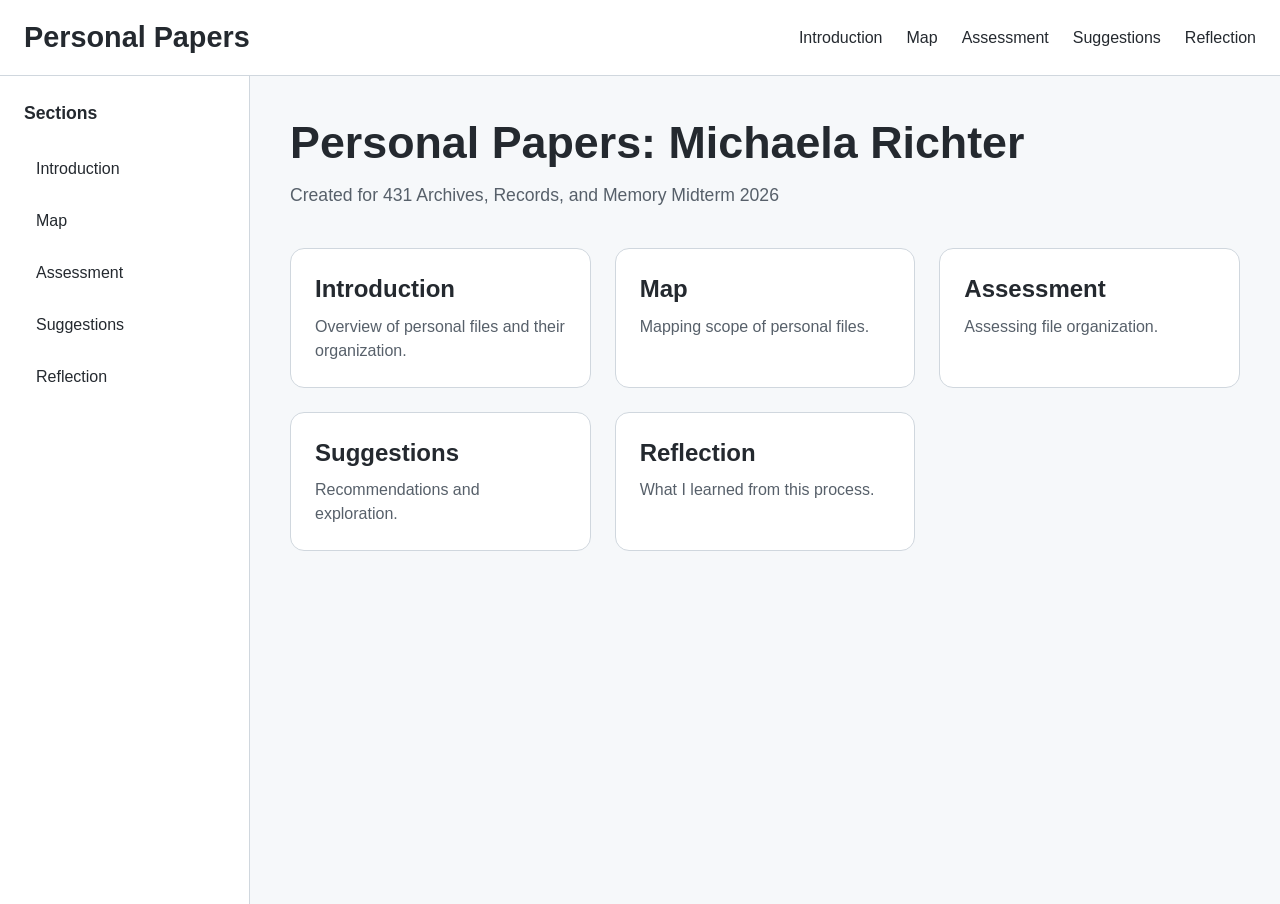
<file: index.html>
<!DOCTYPE html>
<html lang="en">

<head>
    <meta charset="UTF-8">
    <meta name="viewport" content="width=device-width, initial-scale=1.0">
    <title>Personal Papers</title>
    <link rel="stylesheet" href="styles.css">
</head>

<body>

    <header>
        <div class="logo">Personal Papers</div>


        <nav>
            <a href="introduction.html">Introduction</a>
            <a href="map.html">Map</a>
            <a href="assessment.html">Assessment</a>
            <a href="suggestions.html">Suggestions</a>
            <a href="reflection.html">Reflection</a>
        </nav>


    </header>

    <div class="layout">

        <aside class="sidebar">
            <h3>Sections</h3>

            <ul>
                <li><a href="introduction.html">Introduction</a></li>
                <li><a href="map.html">Map</a></li>
                <li><a href="assessment.html">Assessment</a></li>
                <li><a href="suggestions.html">Suggestions</a></li>
                <li><a href="reflection.html">Reflection</a></li>
            </ul>

        </aside>

        <main class="content">

            <section class="hero">
                <h1>Personal Papers: Michaela Richter</h1>
                <p>
                    Created for 431 Archives, Records, and Memory Midterm 2026
                </p>
            </section>


            <section class="cards">
                <a href="introduction.html" class="card">
                    <h2>Introduction</h2>
                    <p>Overview of personal files and their organization.</p>
                </a>

                <a href="map.html" class="card">
                    <h2>Map</h2>
                    <p>Mapping scope of personal files.</p>
                </a>

                <a href="assessment.html" class="card">
                    <h2>Assessment</h2>
                    <p>Assessing file organization.</p>
                </a>

                <a href="suggestions.html" class="card">
                    <h2>Suggestions</h2>
                    <p>Recommendations and exploration.</p>
                </a>

                <a href="reflection.html" class="card">
                    <h2>Reflection</h2>
                    <p>What I learned from this process.</p>
                </a>
            </section>

        </main>

    </div>

</body>

</html>
</file>
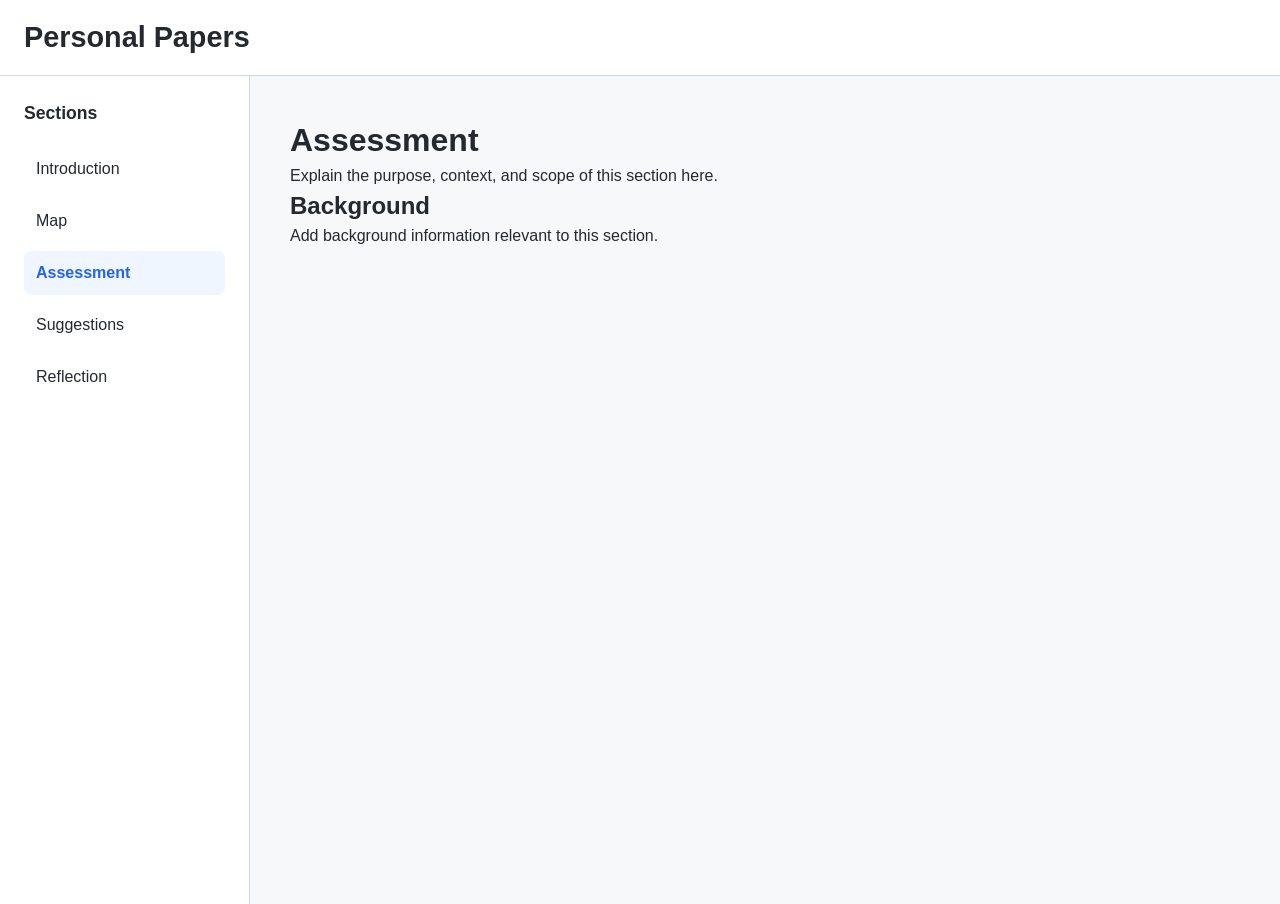
<file: assessment/index.html>
<!DOCTYPE html>
<html lang="en">
<head>
    <meta charset="UTF-8">
    <meta name="viewport" content="width=device-width, initial-scale=1.0">
    <title>Assessment | Personal Papers</title>
    <link rel="stylesheet" href="../styles.css">
</head>
<body>

<header>
    <div class="logo">Personal Papers</div>
</header>

<div class="layout">

    <aside class="sidebar">
        <h3>Sections</h3>

        <ul>
            <li><a href="../introduction/">Introduction</a></li>
            <li><a href="../map/">Map</a></li>
            <li><a href="../assessment/" class="active">Assessment</a></li>
            <li><a href="../suggestions/">Suggestions</a></li>
            <li><a href="../reflection/">Reflection</a></li>
        </ul>
    </aside>

    <main class="content">
        <h1>Assessment</h1>

        <p>
            Explain the purpose, context, and scope of this section here.
        </p>

        <h2>Background</h2>

        <p>
            Add background information relevant to this section.
        </p>
    </main>

</div>

</body>
</html>
</file>
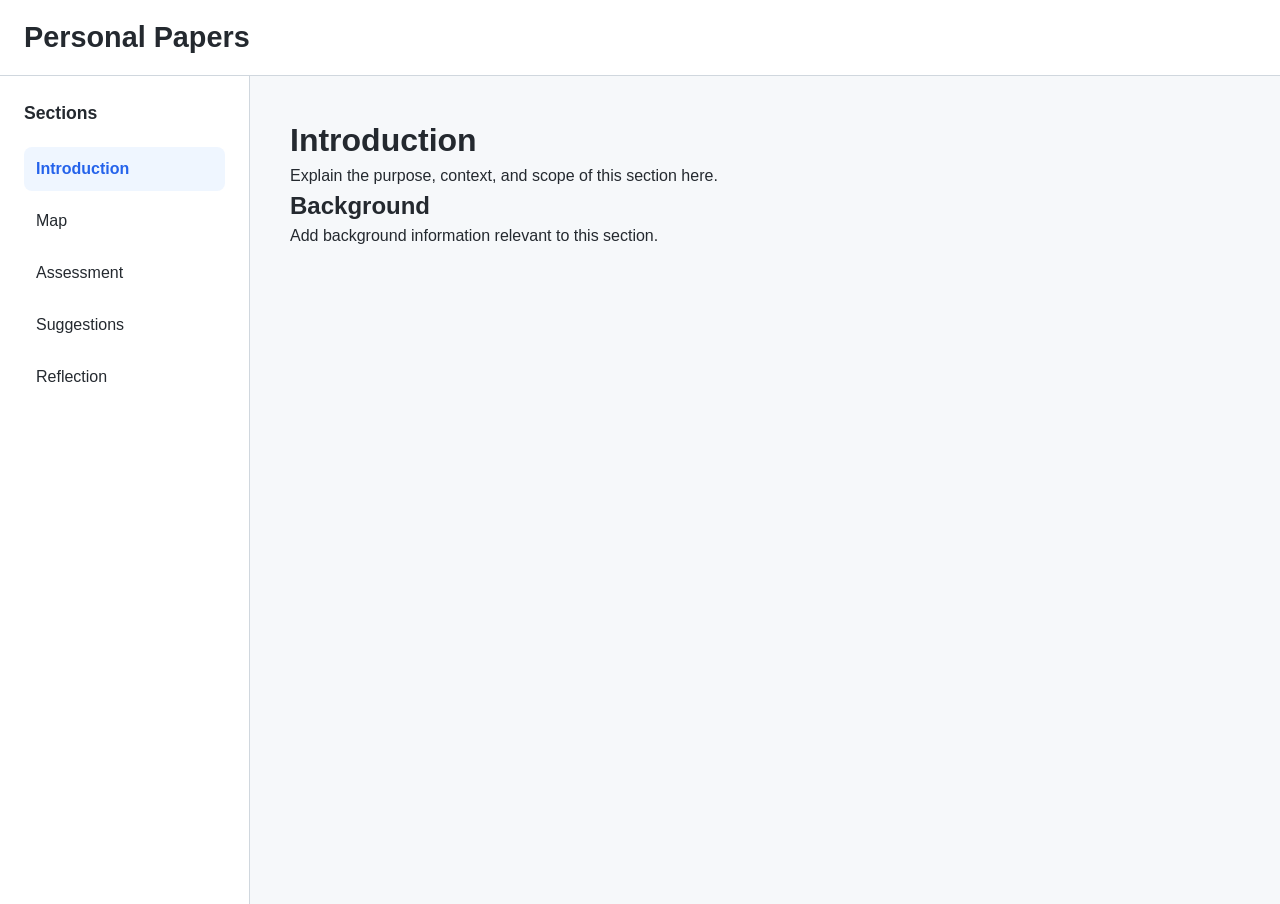
<file: introduction/index.html>
<!DOCTYPE html>
<html lang="en">
<head>
    <meta charset="UTF-8">
    <meta name="viewport" content="width=device-width, initial-scale=1.0">
    <title>Introduction | Personal Papers</title>
    <link rel="stylesheet" href="../styles.css">
</head>
<body>

<header>
    <div class="logo">Personal Papers</div>
</header>

<div class="layout">

    <aside class="sidebar">
        <h3>Sections</h3>

        <ul>
            <li><a href="../introduction/" class="active">Introduction</a></li>
            <li><a href="../map/">Map</a></li>
            <li><a href="../assessment/">Assessment</a></li>
            <li><a href="../suggestions/">Suggestions</a></li>
            <li><a href="../reflection/">Reflection</a></li>
        </ul>
    </aside>

    <main class="content">
        <h1>Introduction</h1>

        <p>
            Explain the purpose, context, and scope of this section here.
        </p>

        <h2>Background</h2>

        <p>
            Add background information relevant to this section.
        </p>
    </main>

</div>

</body>
</html>
</file>
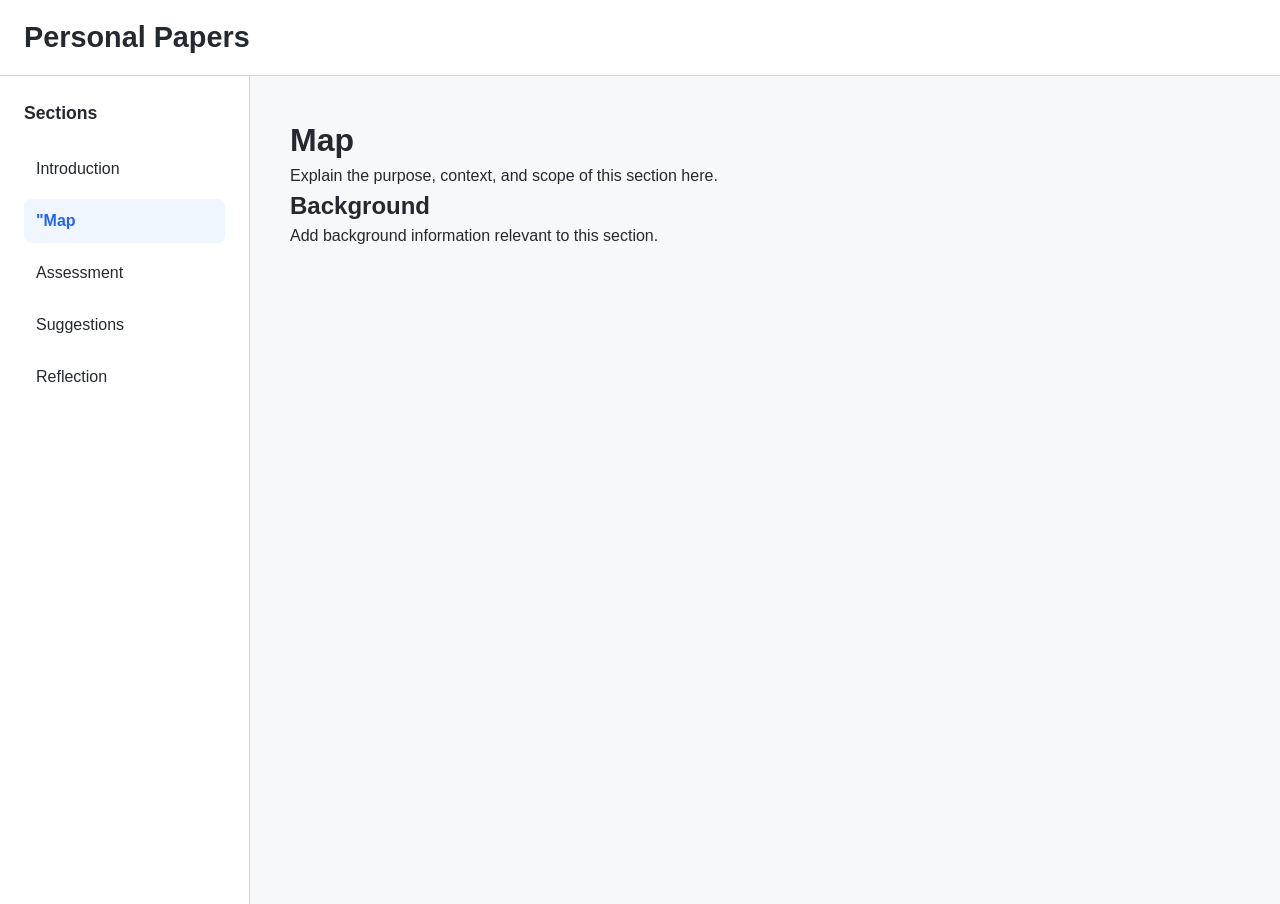
<file: map/index.html>
<!DOCTYPE html>
<html lang="en">
<head>
    <meta charset="UTF-8">
    <meta name="viewport" content="width=device-width, initial-scale=1.0">
    <title>Map | Personal Papers</title>
    <link rel="stylesheet" href="../styles.css">
</head>
<body>

<header>
    <div class="logo">Personal Papers</div>
</header>

<div class="layout">

    <aside class="sidebar">
        <h3>Sections</h3>

        <ul>
            <li><a href="../introduction/">Introduction</a></li>
            <li><a href="../map/" class="active">"Map</a></li>
            <li><a href="../assessment/">Assessment</a></li>
            <li><a href="../suggestions/">Suggestions</a></li>
            <li><a href="../reflection/">Reflection</a></li>
        </ul>
    </aside>

    <main class="content">
        <h1>Map</h1>

        <p>
            Explain the purpose, context, and scope of this section here.
        </p>

        <h2>Background</h2>

        <p>
            Add background information relevant to this section.
        </p>
    </main>

</div>

</body>
</html>
</file>
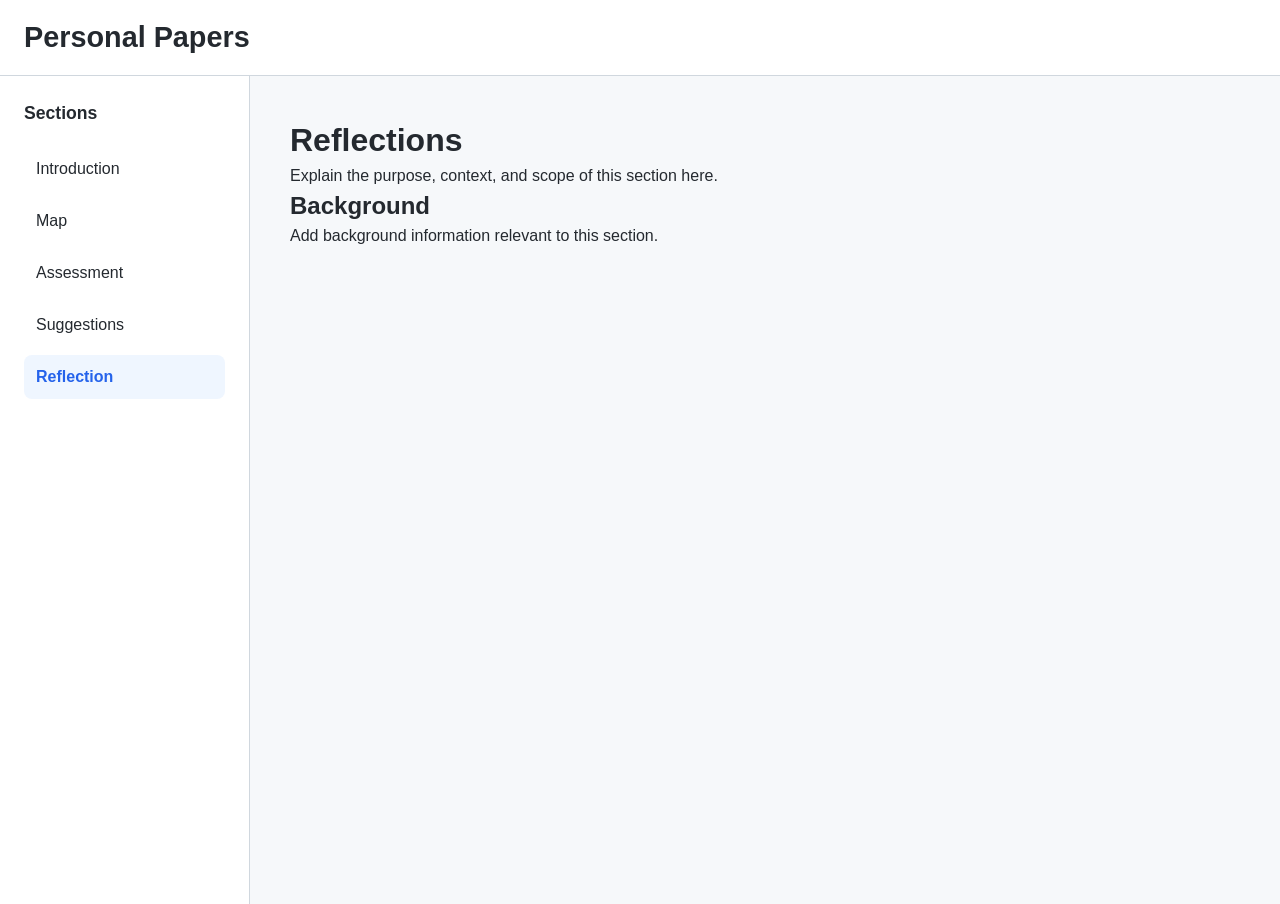
<file: reflection/index.html>
<!DOCTYPE html>
<html lang="en">
<head>
    <meta charset="UTF-8">
    <meta name="viewport" content="width=device-width, initial-scale=1.0">
    <title>Reflection | Personal Papers</title>
    <link rel="stylesheet" href="../styles.css">
</head>
<body>

<header>
    <div class="logo">Personal Papers</div>
</header>

<div class="layout">

    <aside class="sidebar">
        <h3>Sections</h3>

        <ul>
            <li><a href="../introduction/">Introduction</a></li>
            <li><a href="../map/">Map</a></li>
            <li><a href="../assessment/">Assessment</a></li>
            <li><a href="../suggestions/">Suggestions</a></li>
            <li><a href="../reflection/" class="active">Reflection</a></li>
        </ul>
    </aside>

    <main class="content">
        <h1>Reflections</h1>

        <p>
            Explain the purpose, context, and scope of this section here.
        </p>

        <h2>Background</h2>

        <p>
            Add background information relevant to this section.
        </p>
    </main>

</div>

</body>
</html>
</file>
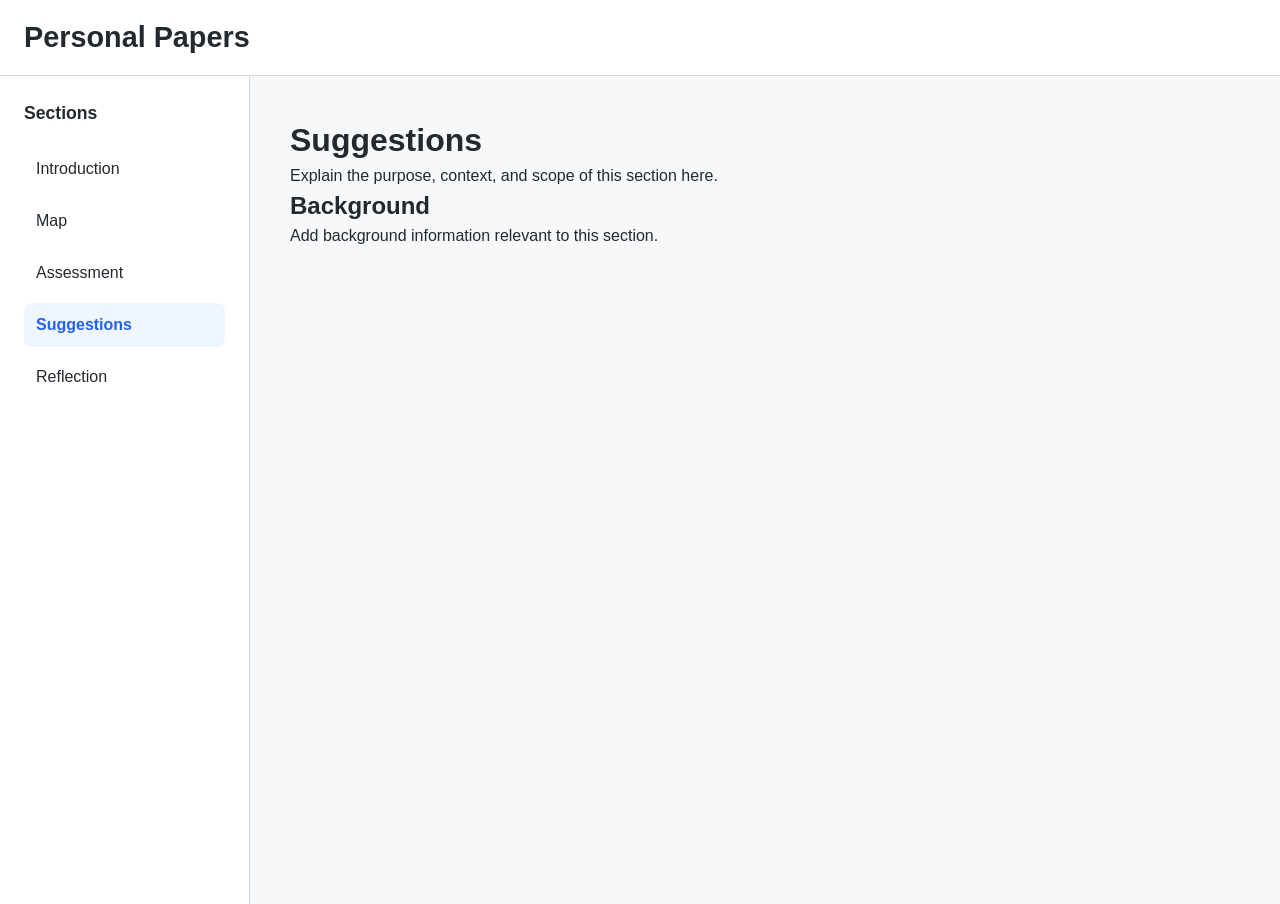
<file: suggestions/index.html>
<!DOCTYPE html>
<html lang="en">
<head>
    <meta charset="UTF-8">
    <meta name="viewport" content="width=device-width, initial-scale=1.0">
    <title>Suggestions | Personal Papers</title>
    <link rel="stylesheet" href="../styles.css">
</head>
<body>

<header>
    <div class="logo">Personal Papers</div>
</header>

<div class="layout">

    <aside class="sidebar">
        <h3>Sections</h3>

        <ul>
            <li><a href="../introduction/">Introduction</a></li>
            <li><a href="../map/">Map</a></li>
            <li><a href="../assessment/">Assessment</a></li>
            <li><a href="../suggestions/" class="active">Suggestions</a></li>
            <li><a href="../reflection/">Reflection</a></li>
        </ul>
    </aside>

    <main class="content">
        <h1>Suggestions</h1>

        <p>
            Explain the purpose, context, and scope of this section here.
        </p>

        <h2>Background</h2>

        <p>
            Add background information relevant to this section.
        </p>
    </main>

</div>

</body>
</html>
</file>
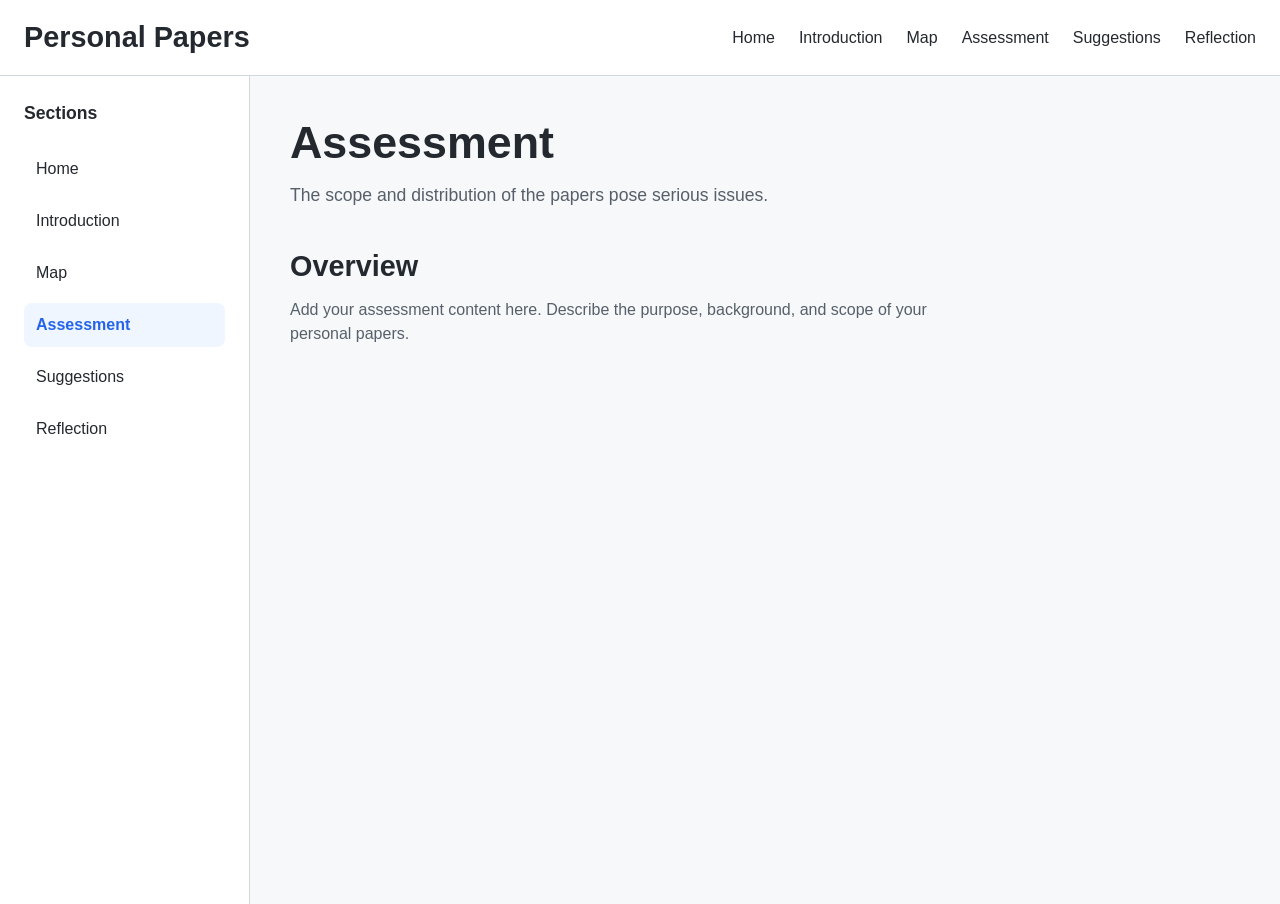
<file: assessment.html>
<!DOCTYPE html>
<html lang="en">
<head>
    <meta charset="UTF-8">
    <meta name="viewport" content="width=device-width, initial-scale=1.0">
    <title>Assessment | Personal Papers</title>
    <link rel="stylesheet" href="styles.css">
</head>
<body>

<header>
    <div class="logo">Personal Papers</div>

    <nav>
        <a href="index.html">Home</a>
        <a href="introduction.html">Introduction</a>
        <a href="map.html">Map</a>
        <a href="assessment.html">Assessment</a>
        <a href="suggestions.html">Suggestions</a>
        <a href="reflection.html">Reflection</a>
    </nav>
</header>

<div class="layout">

    <aside class="sidebar">
        <h3>Sections</h3>

        <ul>
            <li><a href="index.html">Home</a></li>
            <li><a href="introduction.html">Introduction</a></li>
            <li><a href="map.html">Map</a></li>
            <li><a href="assessment.html" class="active">Assessment</a></li>
            <li><a href="suggestions.html">Suggestions</a></li>
            <li><a href="reflection.html">Reflection</a></li>
        </ul>
    </aside>

    <main class="content">

        <section class="hero">
            <h1>Assessment</h1>
            <p>The scope and distribution of the papers pose serious issues.</p>
        </section>

        <section id="assessment">
            <h2>Overview</h2>
            <p>
                Add your assessment content here.
                Describe the purpose, background, and scope
                of your personal papers.
            </p>
        </section>

    </main>

</div>

</body>
</html>
</file>
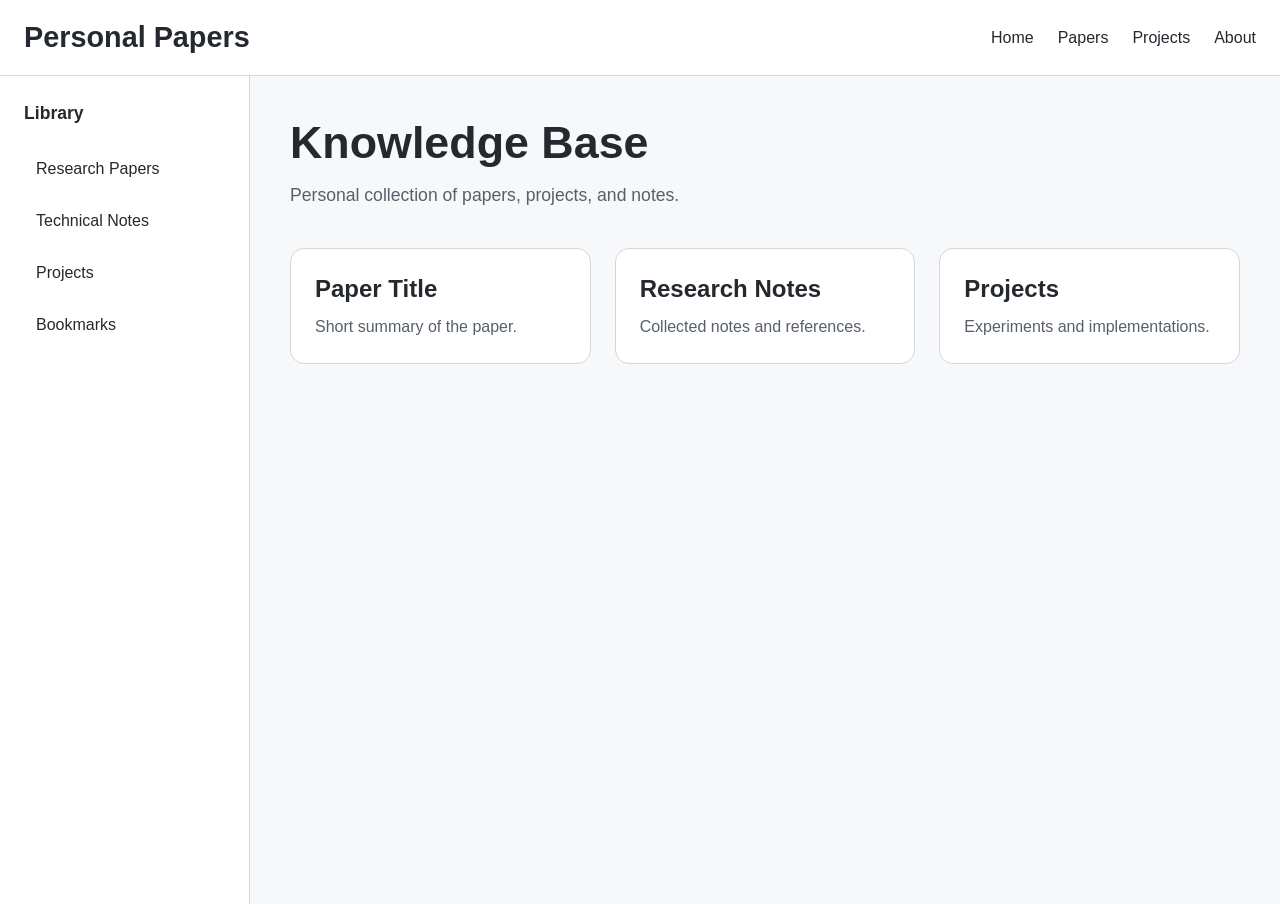
<file: index copy.html>
<!DOCTYPE html>
<html lang="en">
<head>
    <meta charset="UTF-8">
    <meta name="viewport" content="width=device-width, initial-scale=1.0">
    <title>Personal Papers</title>
    <link rel="stylesheet" href="styles.css">
</head>
<body>

<header>
    <div class="logo">Personal Papers</div>

    <nav>
        <a href="#">Home</a>
        <a href="#">Papers</a>
        <a href="#">Projects</a>
        <a href="#">About</a>
    </nav>
</header>

<div class="layout">

    <aside class="sidebar">
        <h3>Library</h3>

        <ul>
            <li><a href="#">Research Papers</a></li>
            <li><a href="#">Technical Notes</a></li>
            <li><a href="#">Projects</a></li>
            <li><a href="#">Bookmarks</a></li>
        </ul>
    </aside>

    <main class="content">

        <section class="hero">
            <h1>Knowledge Base</h1>
            <p>Personal collection of papers, projects, and notes.</p>
        </section>

        <section class="cards">

            <article class="card">
                <h2>Paper Title</h2>
                <p>Short summary of the paper.</p>
            </article>

            <article class="card">
                <h2>Research Notes</h2>
                <p>Collected notes and references.</p>
            </article>

            <article class="card">
                <h2>Projects</h2>
                <p>Experiments and implementations.</p>
            </article>

        </section>

    </main>

</div>

</body>
</html>
</file>
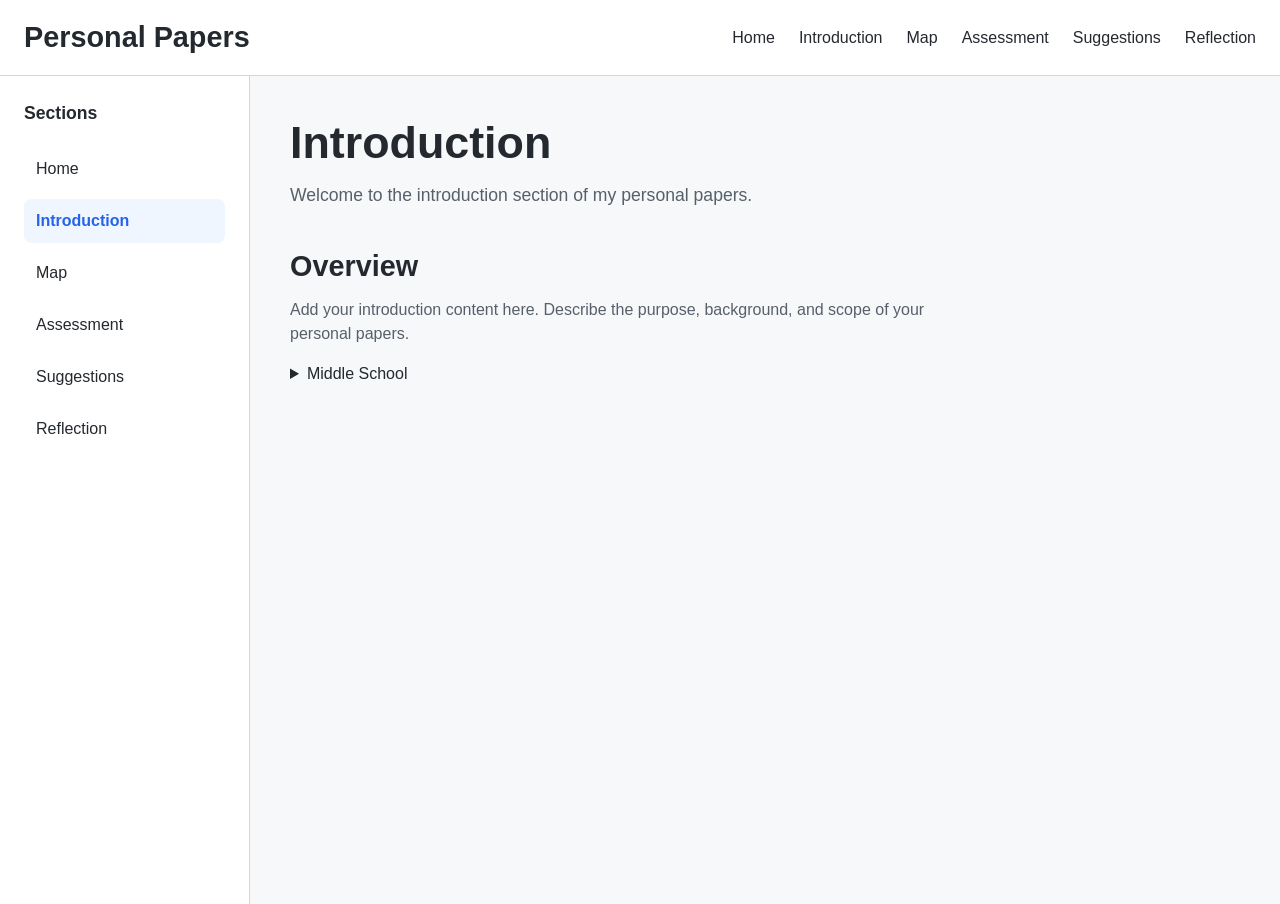
<file: introduction.html>
<!DOCTYPE html>
<html lang="en">
<head>
    <meta charset="UTF-8">
    <meta name="viewport" content="width=device-width, initial-scale=1.0">
    <title>Introduction | Personal Papers</title>
    <link rel="stylesheet" href="styles.css">
</head>
<body>

<header>
    <div class="logo">Personal Papers</div>

    <nav>
        <a href="index.html">Home</a>
        <a href="introduction.html">Introduction</a>
        <a href="map.html">Map</a>
        <a href="assessment.html">Assessment</a>
        <a href="suggestions.html">Suggestions</a>
        <a href="reflection.html">Reflection</a>
    </nav>
</header>

<div class="layout">

    <aside class="sidebar">
        <h3>Sections</h3>

        <ul>
            <li><a href="index.html">Home</a></li>
            <li><a href="introduction.html" class="active">Introduction</a></li>
            <li><a href="map.html">Map</a></li>
            <li><a href="assessment.html">Assessment</a></li>
            <li><a href="suggestions.html">Suggestions</a></li>
            <li><a href="reflection.html">Reflection</a></li>
        </ul>
    </aside>

    <main class="content">

        <section class="hero">
            <h1>Introduction</h1>
            <p>Welcome to the introduction section of my personal papers.</p>
        </section>

        <section id="introduction">
            <h2>Overview</h2>
            <p>
                Add your introduction content here.
                Describe the purpose, background, and scope
                of your personal papers.
            </p>
            
            <details>
            <summary>Middle School</summary>
            <p>You can add text within a collapsed section.</p>
            
            <details style="margin-left: 20px;">
                <summary>6th Grade</summary>
                <p>Math</p>
            </details>

            <details style="margin-left: 20px;">
                <summary>7th Grade</summary>
                <p>Spanish</p>
            </details>

            <details style="margin-left: 20px;">
                <summary>8th Grade</summary>
                <p>Advisory</p>
                <p>Humanities</p>
                <p>Math</p>
                <p>Other</p>
                <p>Science</p>
                <p>Spanish</p>
            </details>

            </details>
        </section>

    </main>

</div>

</body>
</html>
</file>
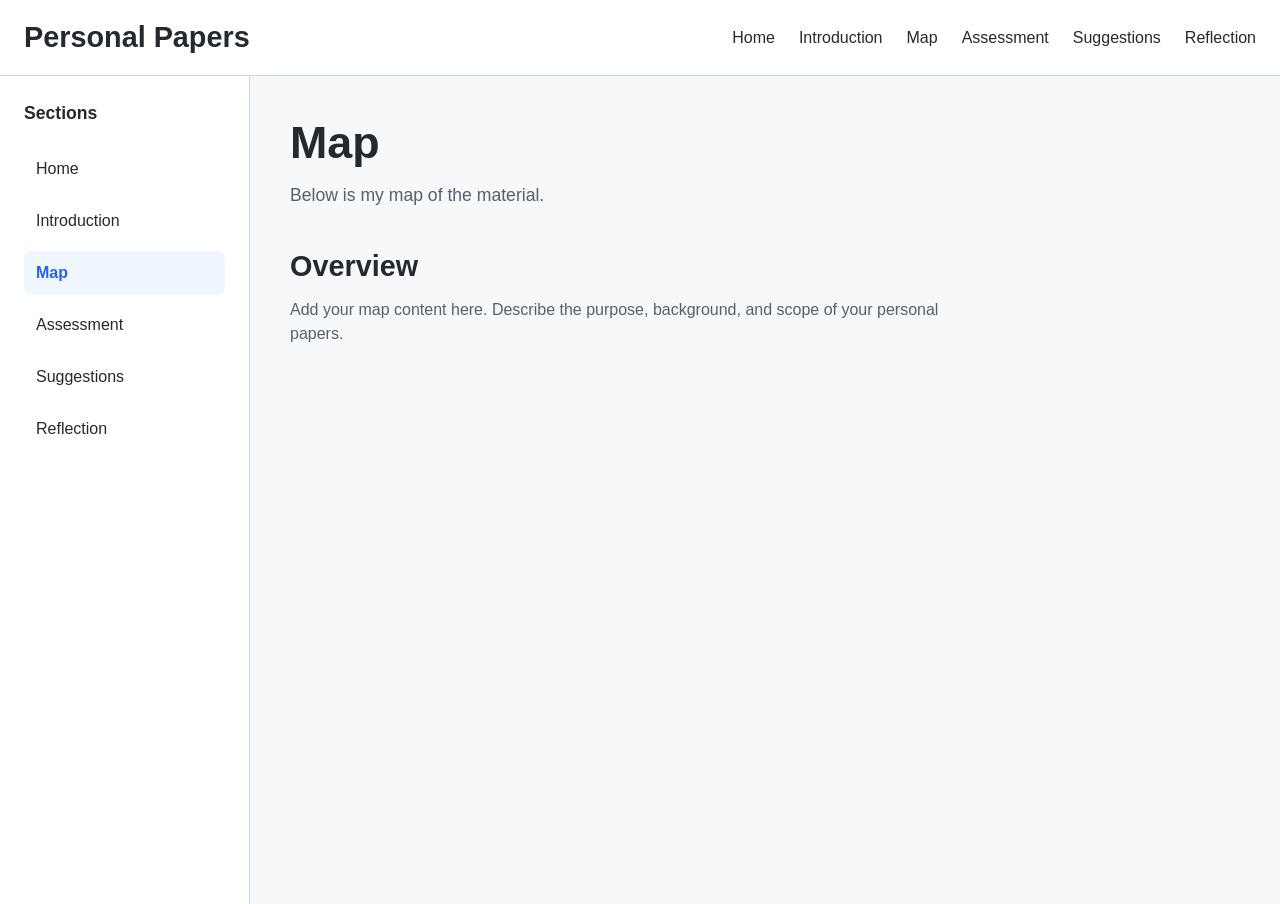
<file: map.html>
<!DOCTYPE html>
<html lang="en">
<head>
    <meta charset="UTF-8">
    <meta name="viewport" content="width=device-width, initial-scale=1.0">
    <title>Map | Personal Papers</title>
    <link rel="stylesheet" href="styles.css">
</head>
<body>

<header>
    <div class="logo">Personal Papers</div>

    <nav>
        <a href="index.html">Home</a>
        <a href="introduction.html">Introduction</a>
        <a href="map.html">Map</a>
        <a href="assessment.html">Assessment</a>
        <a href="suggestions.html">Suggestions</a>
        <a href="reflection.html">Reflection</a>
    </nav>
</header>

<div class="layout">

    <aside class="sidebar">
        <h3>Sections</h3>

        <ul>
            <li><a href="index.html">Home</a></li>
            <li><a href="introduction.html">Introduction</a></li>
            <li><a href="map.html" class="active">Map</a></li>
            <li><a href="assessment.html">Assessment</a></li>
            <li><a href="suggestions.html">Suggestions</a></li>
            <li><a href="reflection.html">Reflection</a></li>
        </ul>
    </aside>

    <main class="content">

        <section class="hero">
            <h1>Map</h1>
            <p>Below is my map of the material.</p>
        </section>

        <section id="map">
            <h2>Overview</h2>
            <p>
                Add your map content here.
                Describe the purpose, background, and scope
                of your personal papers.
            </p>
        </section>

    </main>

</div>

</body>
</html>
</file>
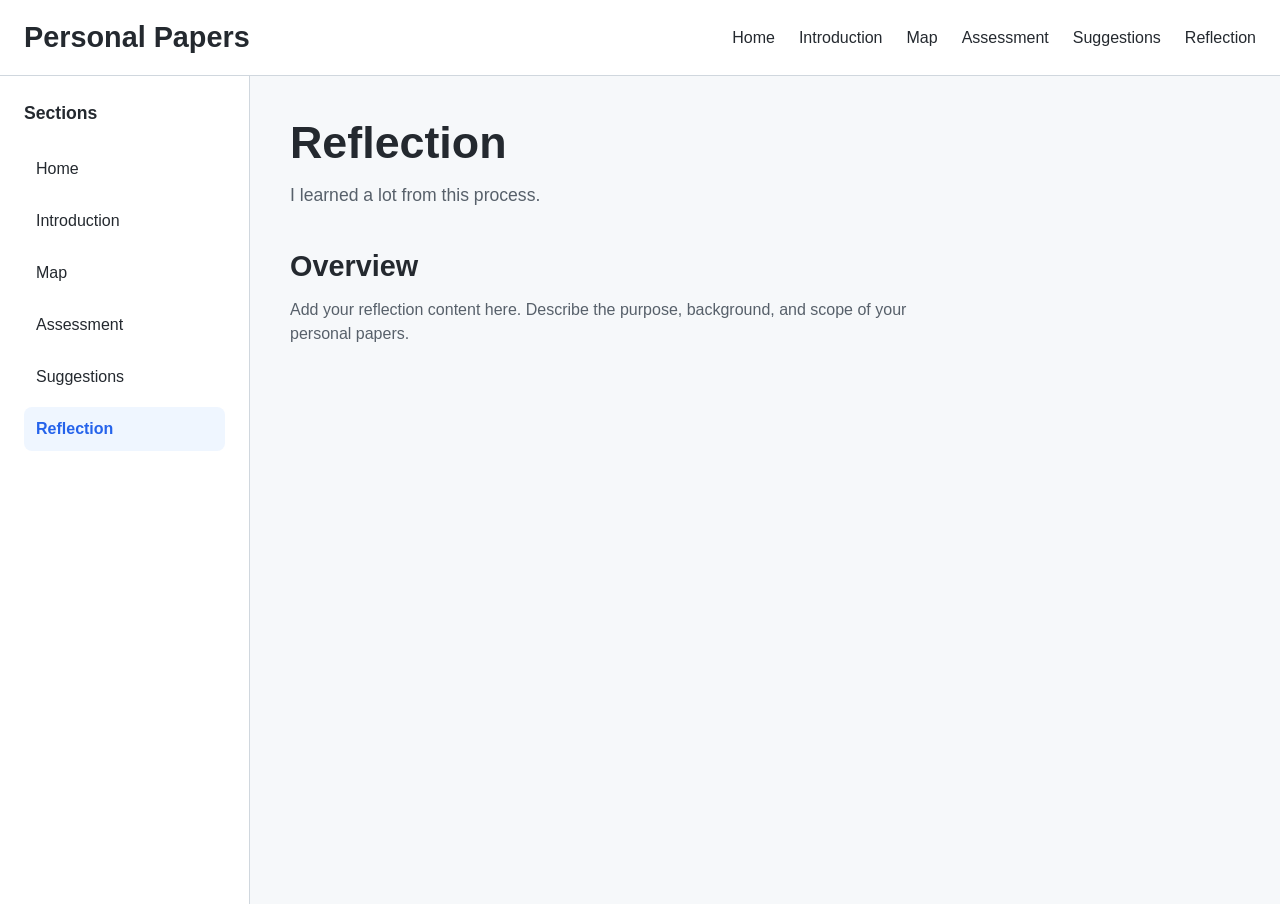
<file: reflection.html>
<!DOCTYPE html>
<html lang="en">
<head>
    <meta charset="UTF-8">
    <meta name="viewport" content="width=device-width, initial-scale=1.0">
    <title>Reflection | Personal Papers</title>
    <link rel="stylesheet" href="styles.css">
</head>
<body>

<header>
    <div class="logo">Personal Papers</div>

    <nav>
        <a href="index.html">Home</a>
        <a href="introduction.html">Introduction</a>
        <a href="map.html">Map</a>
        <a href="assessment.html">Assessment</a>
        <a href="suggestions.html">Suggestions</a>
        <a href="reflection.html">Reflection</a>
    </nav>
</header>

<div class="layout">

    <aside class="sidebar">
        <h3>Sections</h3>

        <ul>
            <li><a href="index.html">Home</a></li>
            <li><a href="introduction.html">Introduction</a></li>
            <li><a href="map.html">Map</a></li>
            <li><a href="assessment.html">Assessment</a></li>
            <li><a href="suggestions.html">Suggestions</a></li>
            <li><a href="reflection.html" class="active">Reflection</a></li>
        </ul>
    </aside>

    <main class="content">

        <section class="hero">
            <h1>Reflection</h1>
            <p>I learned a lot from this process.</p>
        </section>

        <section id="reflection">
            <h2>Overview</h2>
            <p>
                Add your reflection content here.
                Describe the purpose, background, and scope
                of your personal papers.
            </p>
        </section>

    </main>

</div>

</body>
</html>
</file>
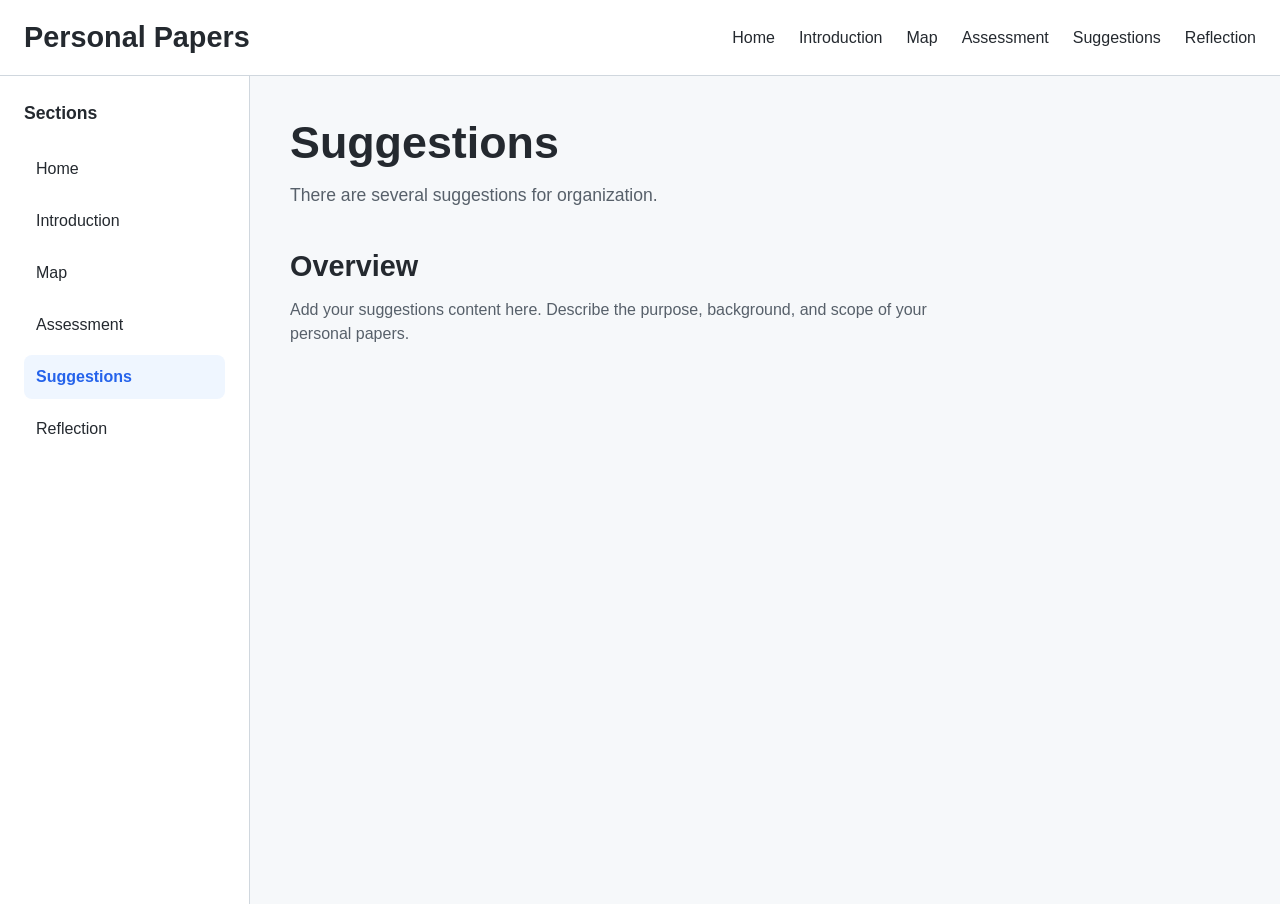
<file: suggestions.html>
<!DOCTYPE html>
<html lang="en">
<head>
    <meta charset="UTF-8">
    <meta name="viewport" content="width=device-width, initial-scale=1.0">
    <title>Suggestions | Personal Papers</title>
    <link rel="stylesheet" href="styles.css">
</head>
<body>

<header>
    <div class="logo">Personal Papers</div>

    <nav>
        <a href="index.html">Home</a>
        <a href="introduction.html">Introduction</a>
        <a href="map.html">Map</a>
        <a href="assessment.html">Assessment</a>
        <a href="suggestions.html">Suggestions</a>
        <a href="reflection.html">Reflection</a>
    </nav>
</header>

<div class="layout">

    <aside class="sidebar">
        <h3>Sections</h3>

        <ul>
            <li><a href="index.html">Home</a></li>
            <li><a href="introduction.html">Introduction</a></li>
            <li><a href="map.html">Map</a></li>
            <li><a href="assessment.html">Assessment</a></li>
            <li><a href="suggestions.html" class="active">Suggestions</a></li>
            <li><a href="reflection.html">Reflection</a></li>
        </ul>
    </aside>

    <main class="content">

        <section class="hero">
            <h1>Suggestions</h1>
            <p>There are several suggestions for organization.</p>
        </section>

        <section id="suggestions">
            <h2>Overview</h2>
            <p>
                Add your suggestions content here.
                Describe the purpose, background, and scope
                of your personal papers.
            </p>
        </section>

    </main>

</div>

</body>
</html>
</file>
<file: styles.css>
/* =========================================
   1. ROOT VARIABLES
   Defines the main colors used throughout
   the website.
========================================= */

:root {
    --bg: #f6f8fa;
    --surface: #ffffff;
    --border: #d0d7de;
    --accent: #2563eb;
    --text: #24292f;
    --muted: #57606a;
}


/* =========================================
   2. GLOBAL RESET
   Removes default browser spacing and makes
   element sizing easier to manage.
========================================= */

* {
    margin: 0;
    padding: 0;
    box-sizing: border-box;
}


/* =========================================
   3. BODY AND GENERAL PAGE STYLING
   Sets the default font, background color,
   text color, and line spacing.
========================================= */

body {
    font-family: Inter, Arial, sans-serif;
    background: var(--bg);
    color: var(--text);
    line-height: 1.5;
}


/* =========================================
   4. HEADER
   Creates the horizontal white header at
   the top of the page.
========================================= */

header {
    min-height: 72px;
    background: var(--surface);
    border-bottom: 1px solid var(--border);

    display: flex;
    align-items: center;
    justify-content: space-between;
    gap: 20px;

    padding: 16px 24px;
}


/* =========================================
   5. WEBSITE LOGO
   Styles the "Personal Papers" title in
   the header.
========================================= */

.logo {
    font-size: 1.8rem;
    font-weight: 700;
    flex-shrink: 0;
}


/* =========================================
   6. HEADER NAVIGATION
   Arranges the navigation links in a row
   with consistent spacing.
========================================= */

header nav {
    display: flex;
    align-items: center;
    justify-content: flex-end;
    flex-wrap: wrap;
    gap: 12px 24px;
}


/* Styles individual header navigation links */

header nav a {
    color: var(--text);
    text-decoration: none;
    font-weight: 500;
    transition: color 0.2s ease;
}


/* Changes the link color when hovered */

header nav a:hover {
    color: var(--accent);
}


/* =========================================
   7. MAIN PAGE LAYOUT
   Creates a two-column layout with the
   sidebar on the left and content on the right.
========================================= */

.layout {
    display: grid;
    grid-template-columns: 250px minmax(0, 1fr);
    min-height: calc(100vh - 72px);
}


/* =========================================
   8. SIDEBAR
   Styles the left-hand navigation panel.
========================================= */

.sidebar {
    background: var(--surface);
    border-right: 1px solid var(--border);
    padding: 24px;

    min-width: 0;
}


/* Sidebar heading, such as "Sections" */

.sidebar h3 {
    margin-bottom: 20px;
    font-size: 1.1rem;
}


/* Removes the default bullets from the list */

.sidebar ul {
    list-style: none;
}


/* Adds spacing between sidebar list items */

.sidebar li {
    margin-bottom: 8px;
}


/* Styles the sidebar navigation links */

.sidebar a {
    display: block;
    padding: 10px 12px;

    color: var(--text);
    text-decoration: none;

    border-radius: 8px;

    transition:
        background 0.2s ease,
        color 0.2s ease;
}


/* Highlights a sidebar link when hovered */

.sidebar a:hover {
    color: var(--accent);
    background: #eff6ff;
}


/* Highlights the active sidebar link.
   Add class="active" to the relevant link
   in your HTML when needed. */

.sidebar a.active {
    color: var(--accent);
    background: #eff6ff;
    font-weight: 600;
}


/* =========================================
   9. MAIN CONTENT AREA
   Controls the spacing and width of the
   primary page content.
========================================= */

.content {
    width: 100%;
    min-width: 0;
    max-width: 1440px;
    padding: 40px;
}


/* =========================================
   10. HERO SECTION
   Styles the introductory heading and
   description at the top of the content.
========================================= */

.hero {
    margin-bottom: 40px;
}


/* Main page title */

.hero h1 {
    font-size: 2.8rem;
    line-height: 1.2;
    margin-bottom: 12px;
}


/* Introductory description below the title */

.hero p {
    color: var(--muted);
    font-size: 1.1rem;
    max-width: 75ch;
}


/* =========================================
   11. CONTENT CARDS GRID
   Automatically arranges cards into columns
   based on the available screen width.
========================================= */

.cards {
    display: grid;
    grid-template-columns: repeat(
        auto-fit,
        minmax(min(100%, 280px), 1fr)
    );

    gap: 24px;
    margin-bottom: 48px;
}


/* =========================================
   12. INDIVIDUAL CONTENT CARDS
   Defines the appearance of each clickable
   Introduction, Map, Assessment, Suggestions,
   and Reflection card.
========================================= */

.card {
    display: block;
    min-width: 0;

    background: var(--surface);
    color: inherit;
    text-decoration: none;

    border: 1px solid var(--border);
    border-radius: 14px;

    padding: 24px;

    transition:
        transform 0.2s ease,
        box-shadow 0.2s ease,
        border-color 0.2s ease;
}


/* Card heading */

.card h2 {
    font-size: 1.5rem;
    line-height: 1.3;
    margin-bottom: 10px;

    transition: color 0.2s ease;
}


/* Card description */

.card p {
    color: var(--muted);
}


/* Card hover effect */

.card:hover {
    transform: translateY(-4px);
    border-color: var(--accent);

    box-shadow: 0 6px 20px rgba(0, 0, 0, 0.08);
}


/* Highlights the card heading on hover */

.card:hover h2 {
    color: var(--accent);
}


/* =========================================
   13. CONTENT SECTIONS
   Styles the sections below the cards that
   contain the actual page information.
========================================= */

.content > section[id] {
    scroll-margin-top: 24px;
    margin-bottom: 40px;
}


/* Headings within the content sections */

.content > section[id] h2 {
    font-size: 1.8rem;
    line-height: 1.3;
    margin-bottom: 12px;
}


/* Paragraphs within the content sections */

.content > section[id] p {
    color: var(--muted);
    margin-bottom: 16px;
    max-width: 75ch;
}


/* =========================================
   14. KEYBOARD ACCESSIBILITY
   Displays a visible outline when links or
   cards are focused using the keyboard.
========================================= */

a:focus-visible {
    outline: 3px solid var(--accent);
    outline-offset: 4px;
    border-radius: 4px;
}


/* =========================================
   15. TABLET AND MOBILE RESPONSIVE LAYOUT
   Adjusts the layout for screens that are
   768 pixels wide or smaller.
========================================= */

@media (max-width: 768px) {

    /* Stacks the sidebar above the content */

    .layout {
        grid-template-columns: minmax(0, 1fr);
    }


    /* Changes the sidebar border for the
       vertically stacked layout */

    .sidebar {
        border-right: none;
        border-bottom: 1px solid var(--border);
        padding: 20px;
    }


    /* Reduces header spacing and allows
       the header to wrap on smaller screens */

    header {
        flex-direction: column;
        align-items: center;
        gap: 16px;
        padding: 16px;
    }


    /* Centers and wraps the header links */

    header nav {
        justify-content: center;
        gap: 10px 16px;
    }


    /* Reduces the logo size */

    .logo {
        font-size: 1.5rem;
        text-align: center;
    }


    /* Reduces the main content padding */

    .content {
        padding: 24px 20px;
    }


    /* Reduces the main heading size */

    .hero h1 {
        font-size: 2rem;
    }


    /* Makes the cards display in one column */

    .cards {
        grid-template-columns: minmax(0, 1fr);
        gap: 16px;
    }


    /* Reduces the card padding */

    .card {
        padding: 20px;
    }


    /* Adjusts section headings for mobile */

    .content > section[id] h2 {
        font-size: 1.5rem;
    }
}


/* =========================================
   16. SMALL MOBILE SCREENS
   Adds further adjustments for phones with
   screens 480 pixels wide or smaller.
========================================= */

@media (max-width: 480px) {

    /* Keeps the header navigation readable */

    header nav {
        gap: 8px 12px;
    }


    /* Slightly reduces navigation text size */

    header nav a {
        font-size: 0.9rem;
    }


    /* Reduces the sidebar padding */

    .sidebar {
        padding: 16px;
    }


    /* Reduces the content padding */

    .content {
        padding: 20px 16px;
    }


    /* Makes the hero heading fit small screens */

    .hero h1 {
        font-size: 1.8rem;
    }


    /* Reduces card padding on small phones */

    .card {
        padding: 18px;
    }
}


/* =========================================
   17. REDUCED MOTION ACCESSIBILITY
   Minimizes animated transitions for users
   who prefer reduced motion.
========================================= */

@media (prefers-reduced-motion: reduce) {

    *,
    *::before,
    *::after {
        scroll-behavior: auto !important;
        transition-duration: 0.01ms !important;
        animation-duration: 0.01ms !important;
        animation-iteration-count: 1 !important;
    }

/* TEMPORARY DEBUGGING: Ensure page content is visible */

body {
    display: block;
    visibility: visible;
    opacity: 1;
    color: #24292f;
    background-color: #f6f8fa;
}

.layout,
.content,
.hero,
.sidebar {
    visibility: visible;
    opacity: 1;
}
}
</file>
